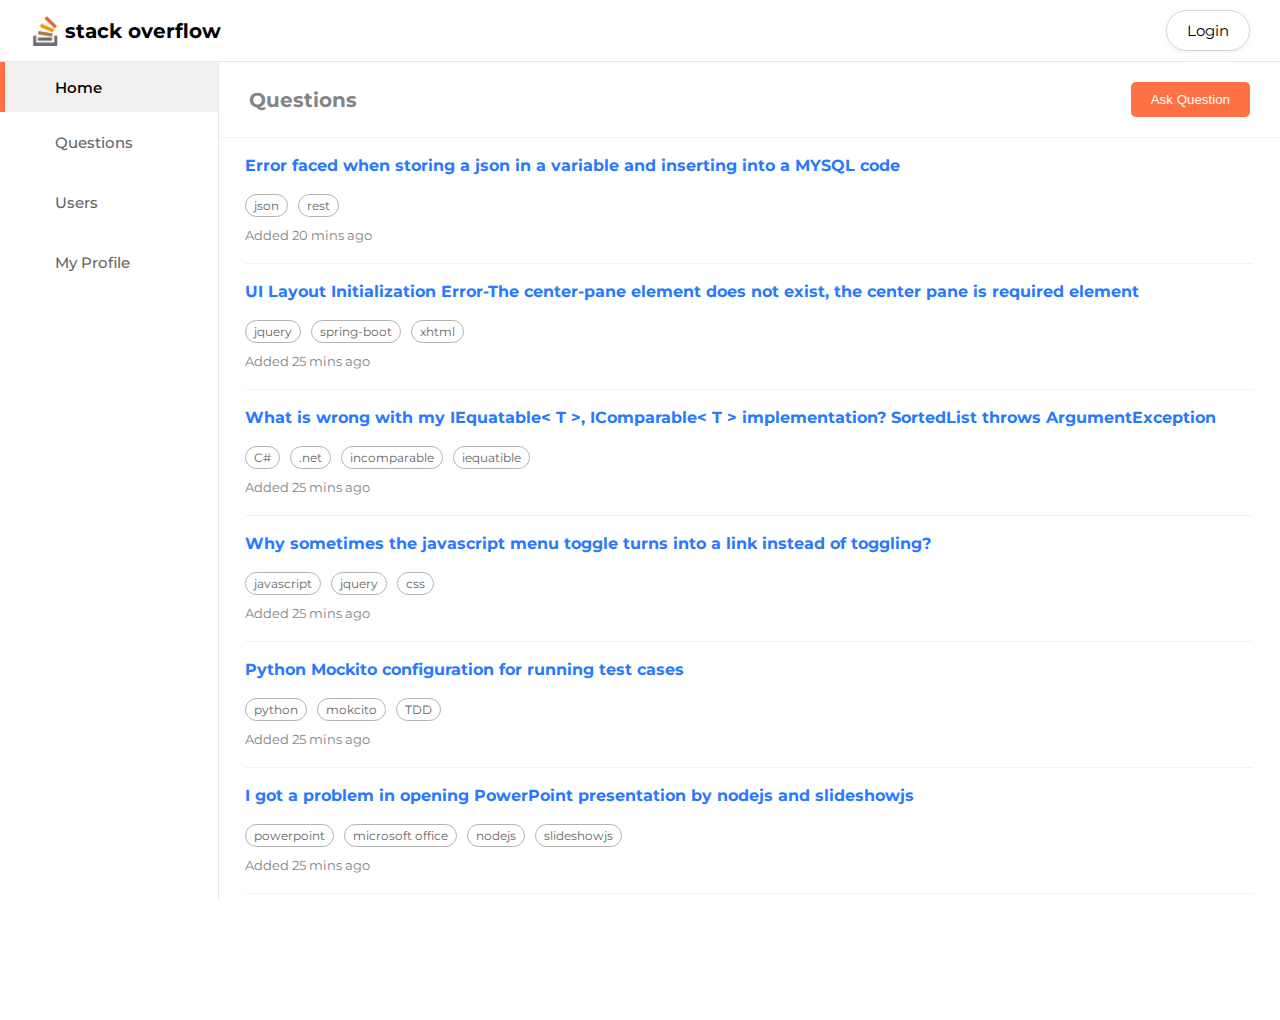
<file: UI/index.html>
<!DOCTYPE html>
    <head>
        <meta charset="utf-8">
        <meta http-equiv="X-UA-Compatible" content="IE=edge">
        <title>Stack Overflow Lite</title>
        <link rel="icon" type="image/png" href="images/logo.png" sizes="196x196">
        <meta name="viewport" content="width=device-width, initial-scale=1">

        <link rel="stylesheet" href="css/main.css">
        <link href="https://fonts.googleapis.com/css?family=Montserrat" rel="stylesheet">
        <link rel="stylesheet" href="https://use.fontawesome.com/releases/v5.5.0/css/all.css" integrity="sha384-B4dIYHKNBt8Bc12p+WXckhzcICo0wtJAoU8YZTY5qE0Id1GSseTk6S+L3BlXeVIU" crossorigin="anonymous">
        <script src="js/main.js"></script>
    </head>

    <body>
        <div class="parent-dashboard flex flex-column fh fw">
            <div class="modal" id="modal">
                <div class="post-question-dialog flex flex-column">
                    <span class="title">Ask Question</span>

                    <hr>

                    <div class="grid fw">
                        <span>Title</span>
                        <textarea name="title" id="title-input" rows="1" placeholder="Title"></textarea>
                    </div>

                    <div class="grid fw">
                        <span>Description</span>
                        <textarea name="title" id="description-input" rows="8" placeholder="Description"></textarea>
                    </div>

                    <div class="grid fw">
                        <span>Tags</span>
                        <textarea name="title" id="title-input" rows="1" placeholder="Tags e.g. python, html"></textarea>
                    </div>

                    <div class="modal-actions flex flex-row">
                        <button id="dialog-cancel" class="box">Cancel</button>
                        <button id="dialog-submit" class="box">Post Question</button>
                    </div>

                </div>
            </div>

            <div class="navbar fw box flex">
                <a class="nav-logo flex" href="#"> 
                    <img src="images/logo.png" alt="logo"> 
                    <span>Stack Overflow</span>
                </a>

                <a class="navbar-login" href="login.html">Login</a>
            </div>

           <div class="dashboard-container fw flex flex-row">
                <div class="side-nav fh">
                    <ul class="grid box">
                        <li class="side-nav-item nav-item-active" id="home-nav" onclick="toggleDashboard(this.id)">
                            <i class="fas fa-home"></i>
                            <span>Home</span>
                        </li>
    
                        <li class="side-nav-item" id="qs-nav" onclick="toggleDashboard(this.id)">
                            <i class="fas fa-question-circle"></i>
                            <span>Questions</span>
                        </li>
    
                        <li class="side-nav-item">
                            <i class="fas fa-user"></i>
                            <span>Users</span>
                        </li>
    
                        <li class="side-nav-item">
                            <i class="fas fa-user-circle"></i>
                            <span>My Profile</span>
                        </li>
                    </ul>
                </div>

                <div class="dashboard box flex flex-column" id="home-dashboard">
                    <div class="questions-bar flex flex-row fw box">
                        <span id="questions-title">Questions</span>
                        <button class="box question-button" onclick="showAskQuestionDialog()">Ask Question</button>
                    </div>

                    <div class="questions-container flex flex-column">
                        <div class="question-row">
                            <div class="question-details flex flex-column">
                                <p class="question-title" onclick="showAnswers()">Error faced when storing a json in a variable and inserting into a MYSQL code</p>
    
                                <div class="question-tags flex flex-row">
                                    <div class="question-tags flex flex-row">
                                        <span class="tag">json</span>
                                        <span class="tag">rest</span>
                                    </div>
                                </div>
    
                                <span class="question-time">Added 20 mins ago</span>
                            </div>
    
                        </div>

                        <div class="question-row">
                            <div class="question-details flex flex-column">
                                <p class="question-title" onclick="showAnswers()">UI Layout Initialization Error-The center-pane element does not exist, the center pane is required element</p>
    
                                <div class="question-tags flex flex-row">
                                    <span class="tag">jquery</span>
                                    <span class="tag">spring-boot</span>
                                    <span class="tag">xhtml</span>
                                </div>
    
                                <span class="question-time">Added 25 mins ago</span>
                            </div>
    
                            <div class="question-stats">
                                
                            </div>
                        </div>

                        <div class="question-row">
                            <div class="question-details flex flex-column">
                                <p class="question-title" onclick="showAnswers()">What is wrong with my IEquatable< T >, IComparable< T > implementation? SortedList throws ArgumentException</p>
    
                                <div class="question-tags flex flex-row">
                                    <span class="tag">C#</span>
                                    <span class="tag">.net</span>
                                    <span class="tag">incomparable</span>
                                    <span class="tag">iequatible</span>
                                </div>
    
                                <span class="question-time">Added 25 mins ago</span>
                            </div>
    
                            <div class="question-stats">
                                
                            </div>
                        </div>

                        <div class="question-row">
                            <div class="question-details flex flex-column">
                                <p class="question-title" onclick="showAnswers()">Why sometimes the javascript menu toggle turns into a link instead of toggling?</p>
    
                                <div class="question-tags flex flex-row">
                                    <span class="tag">javascript</span>
                                    <span class="tag">jquery</span>
                                    <span class="tag">css</span>
                                </div>
    
                                <span class="question-time">Added 25 mins ago</span>
                            </div>
    
                            <div class="question-stats">
                                
                            </div>
                        </div>

                        <div class="question-row">
                            <div class="question-details flex flex-column">
                                <p class="question-title" onclick="showAnswers()">Python Mockito configuration for running test cases</p>
    
                                <div class="question-tags flex flex-row">
                                    <span class="tag">python</span>
                                    <span class="tag">mokcito</span>
                                    <span class="tag">TDD</span>
                                </div>
    
                                <span class="question-time">Added 25 mins ago</span>
                            </div>
    
                            <div class="question-stats">
                                
                            </div>
                        </div>

                        <div class="question-row">
                            <div class="question-details flex flex-column">
                                <p class="question-title" onclick="showAnswers()">I got a problem in opening PowerPoint presentation by nodejs and slideshowjs</p>
    
                                <div class="question-tags flex flex-row">
                                    <span class="tag">powerpoint</span>
                                    <span class="tag">microsoft office</span>
                                    <span class="tag">nodejs</span>
                                    <span class="tag">slideshowjs</span>
                                </div>
    
                                <span class="question-time">Added 25 mins ago</span>
                            </div>
    
                            <div class="question-stats">
                                
                            </div>
                        </div>

                        <div class="question-row">
                            <div class="question-details flex flex-column">
                                <p class="question-title" onclick="showAnswers()">C# array of base class containing inherited classes, accessing non-inherited fields</p>
    
                                <div class="question-tags flex flex-row">
                                    <span class="tag">arrays</span>
                                    <span class="tag">class</span>
                                    <span class="tag">inheritance</span>
                                    <span class="tag">C#</span>
                                    <span class="tag">abstract class</span>
                                </div>
    
                                <span class="question-time">Added 25 mins ago</span>
                            </div>
    
                            <div class="question-stats">
                                
                            </div>
                        </div>
                    </div>
                </div>

                <div class="dashboard box none flex-column" id="questions-dashboard">
                    <div class="all-questions-bar flex flex-column fw box">
                        <div class="flex flex-row fw box" style="align-items:center">
                            <span id="questions-title">All Questions</span>
                            <button class="box question-button" onclick="showAskQuestionDialog()">Ask Question</button>
                        </div>

                        <div class="all-questions-toggle flex flex-row">
                            <span class="box all-questions-toggle-active">Newest</span>
                            <span class="box">Most views</span>
                            <span class="box">Unanswered</span>
                            <span class="box">Featured</span>
                            <span class="box">Week</span>
                            <span class="box">Month</span>
                        </div>
                    </div>
                    
                    <div class="questions-container flex flex-column">
                        <div class="question-row">
                            <div class="question-details flex flex-column">
                                <p class="question-title" onclick="showAnswers()">Error faced when storing a json in a variable and inserting into a MYSQL code</p>
    
                                <div class="question-tags flex flex-row">
                                    <div class="question-tags flex flex-row">
                                        <span class="tag">json</span>
                                        <span class="tag">rest</span>
                                    </div>
                                </div>
    
                                <span class="question-time">Added 20 mins ago</span>
                            </div>
    
                        </div>

                        <div class="question-row">
                            <div class="question-details flex flex-column">
                                <p class="question-title" onclick="showAnswers()">UI Layout Initialization Error-The center-pane element does not exist, the center pane is required element</p>
    
                                <div class="question-tags flex flex-row">
                                    <span class="tag">jquery</span>
                                    <span class="tag">spring-boot</span>
                                    <span class="tag">xhtml</span>
                                </div>
    
                                <span class="question-time">Added 25 mins ago</span>
                            </div>
    
                            <div class="question-stats">
                                
                            </div>
                        </div>

                        <div class="question-row">
                            <div class="question-details flex flex-column">
                                <p class="question-title" onclick="showAnswers()">What is wrong with my IEquatable< T >, IComparable< T > implementation? SortedList throws ArgumentException</p>
    
                                <div class="question-tags flex flex-row">
                                    <span class="tag">C#</span>
                                    <span class="tag">.net</span>
                                    <span class="tag">incomparable</span>
                                    <span class="tag">iequatible</span>
                                </div>
    
                                <span class="question-time">Added 25 mins ago</span>
                            </div>
    
                            <div class="question-stats">
                                
                            </div>
                        </div>

                        <div class="question-row">
                            <div class="question-details flex flex-column">
                                <p class="question-title" onclick="showAnswers()">Why sometimes the javascript menu toggle turns into a link instead of toggling?</p>
    
                                <div class="question-tags flex flex-row">
                                    <span class="tag">javascript</span>
                                    <span class="tag">jquery</span>
                                    <span class="tag">css</span>
                                </div>
    
                                <span class="question-time">Added 25 mins ago</span>
                            </div>
    
                            <div class="question-stats">
                                
                            </div>
                        </div>

                        <div class="question-row">
                            <div class="question-details flex flex-column">
                                <p class="question-title" onclick="showAnswers()">Python Mockito configuration for running test cases</p>
    
                                <div class="question-tags flex flex-row">
                                    <span class="tag">python</span>
                                    <span class="tag">mokcito</span>
                                    <span class="tag">TDD</span>
                                </div>
    
                                <span class="question-time">Added 25 mins ago</span>
                            </div>
    
                            <div class="question-stats">
                                
                            </div>
                        </div>

                        <div class="question-row">
                            <div class="question-details flex flex-column">
                                <p class="question-title" onclick="showAnswers()">I got a problem in opening PowerPoint presentation by nodejs and slideshowjs</p>
    
                                <div class="question-tags flex flex-row">
                                    <span class="tag">powerpoint</span>
                                    <span class="tag">microsoft office</span>
                                    <span class="tag">nodejs</span>
                                    <span class="tag">slideshowjs</span>
                                </div>
    
                                <span class="question-time">Added 25 mins ago</span>
                            </div>
    
                            <div class="question-stats">
                                
                            </div>
                        </div>

                        <div class="question-row">
                            <div class="question-details flex flex-column">
                                <p class="question-title" onclick="showAnswers()">C# array of base class containing inherited classes, accessing non-inherited fields</p>
    
                                <div class="question-tags flex flex-row">
                                    <span class="tag">arrays</span>
                                    <span class="tag">class</span>
                                    <span class="tag">inheritance</span>
                                    <span class="tag">C#</span>
                                    <span class="tag">abstract class</span>
                                </div>
    
                                <span class="question-time">Added 25 mins ago</span>
                            </div>
    
                            <div class="question-stats">
                                
                            </div>
                        </div>
                    </div>
                </div>
           </div>
            
        </div>

    </body>
</html>
</file>
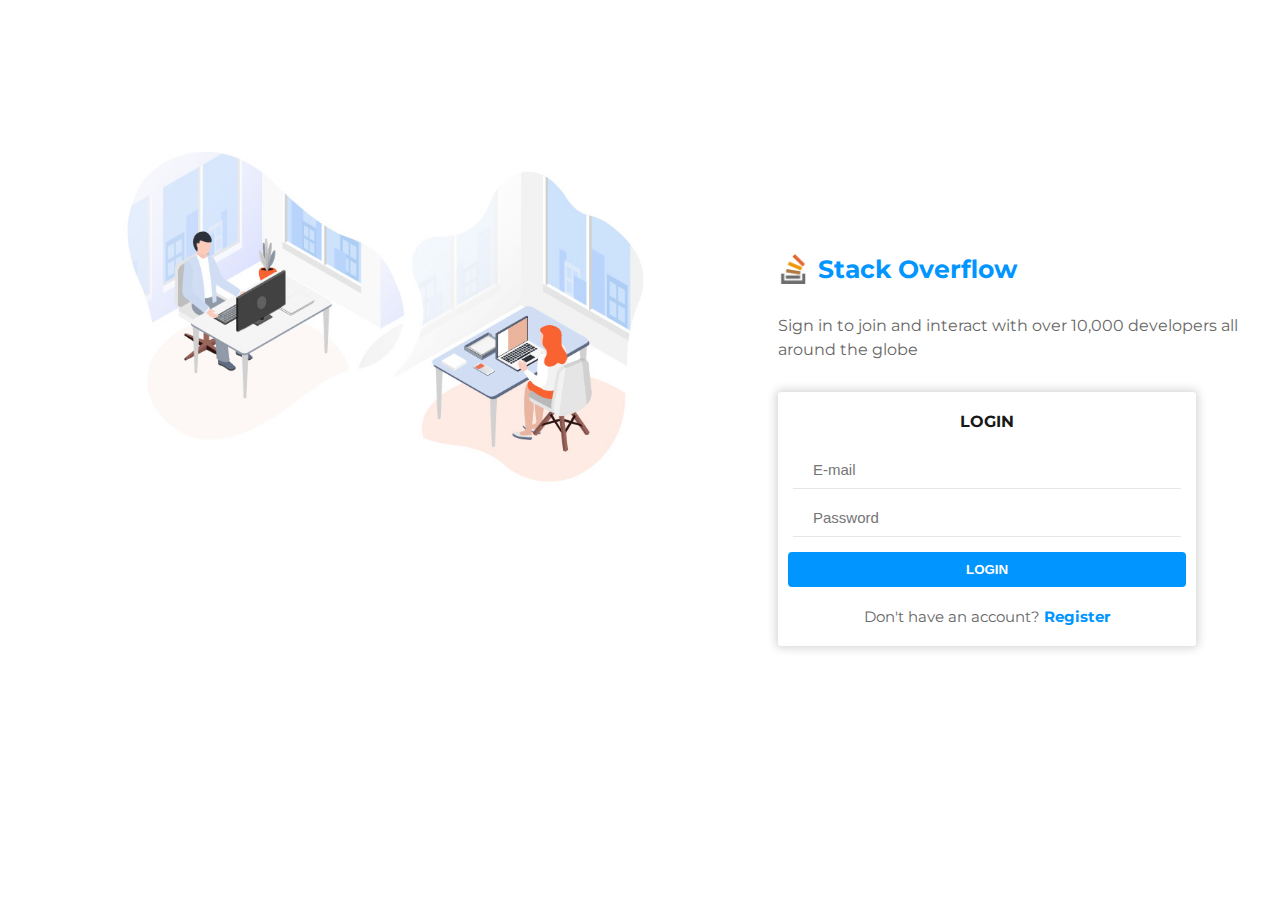
<file: UI/login.html>
<!DOCTYPE html>
    <head>
        <meta charset="utf-8">
        <meta http-equiv="X-UA-Compatible" content="IE=edge">
        <title>Stack Overflow Lite</title>
        <link rel="icon" type="image/png" href="images/logo.png" sizes="196x196">
        <meta name="viewport" content="width=device-width, initial-scale=1">
        
        <link rel="stylesheet" href="css/main.css">
        <link href="https://fonts.googleapis.com/css?family=Montserrat" rel="stylesheet">
        <link rel="stylesheet" href="https://use.fontawesome.com/releases/v5.5.0/css/all.css" integrity="sha384-B4dIYHKNBt8Bc12p+WXckhzcICo0wtJAoU8YZTY5qE0Id1GSseTk6S+L3BlXeVIU" crossorigin="anonymous">
        <script src="js/main.js"></script>
    </head>

    <body>
        <div class="landing-page">

            <div id="register-illustration">
                <img src="images/login.jpg" alt="Teamwork">
            </div>

            <div class="landing-details">
                <div class="landing-details-logo"> 
                    <img src="images/logo.png" alt="logo"> 
                    <span>Stack Overflow</span>
                </div>
    
                <p>
                    Sign in to join and interact with over 10,000 developers all around the globe
                </p>
    
                <div class="landing-card">
                    <span class="details-form-title" onclick="login()">LOGIN</span>

                    <form action="index.html">
                        <div class="details-form">
                            <div class="form-input">
                                <i class="fas fa-envelope"></i>
                                <input type="text" name="email" placeholder="E-mail">
                            </div>
        
                            <div class="form-input">
                                <i class="fas fa-lock"></i>
                                <input type="text" name="password" placeholder="Password">
                            </div>

                            <button type="submit">LOGIN</button>
                        </div>
                    </form>

                    <span class="details-form-account">Don't have an account? <a href="register.html">Register</a> </span>
                </div>
    
            </div>
        </div>
    </body>
</html>
</file>
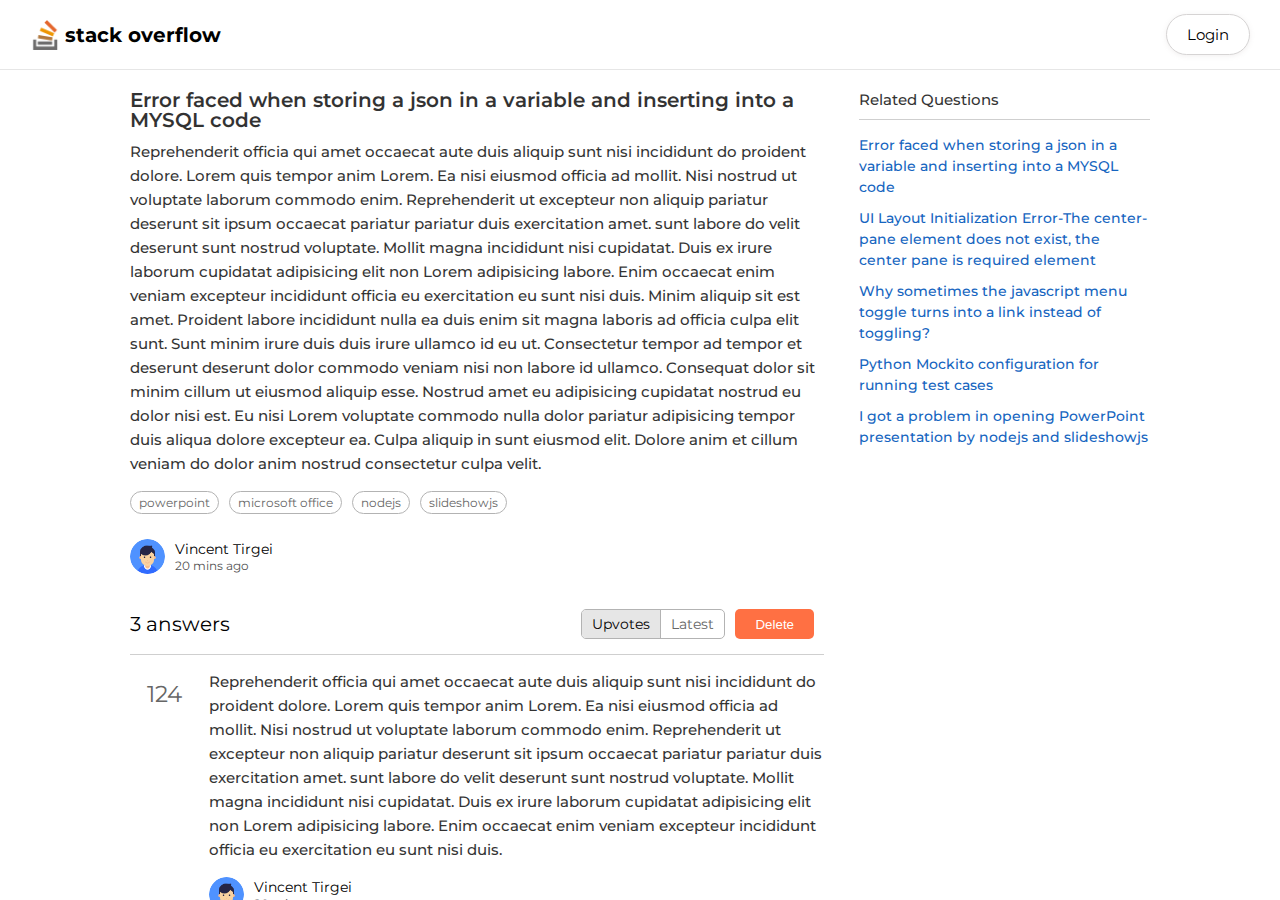
<file: UI/question.html>
<!DOCTYPE html>
    <head>
        <meta charset="utf-8">
        <meta http-equiv="X-UA-Compatible" content="IE=edge">
        <title>Stack Overflow Lite</title>
        <link rel="icon" type="image/png" href="images/logo.png" sizes="196x196">
        <meta name="viewport" content="width=device-width, initial-scale=1">

        <link rel="stylesheet" href="css/main.css">
        <link href="https://fonts.googleapis.com/css?family=Montserrat" rel="stylesheet">
        <link rel="stylesheet" href="https://use.fontawesome.com/releases/v5.5.0/css/all.css" integrity="sha384-B4dIYHKNBt8Bc12p+WXckhzcICo0wtJAoU8YZTY5qE0Id1GSseTk6S+L3BlXeVIU" crossorigin="anonymous">
        <script src="js/main.js"></script>
    </head>

    <body>
        <div class="modal" id="modal">
            <div class="confirm-dialog flex flex-column box">
                <span id="title">Delete Question</span>

                <!-- <hr class="answers-separator"> -->

                <p>Are you sure you want to delete this question?</p>

                <!-- <hr class="answers-separator"> -->

                <div class="flex fw flex-row">
                    <button class="box" id="cancel">Cancel</button>
                    <button class="box" id="delete">Delete</button>
                </div>
            </div>
        </div>

        <div class="container">
            <div class="navbar fw box flex">
                <a class="nav-logo flex" href="index.html"> 
                    <img src="images/logo.png" alt="logo"> 
                    <span>Stack Overflow</span>
                </a>

                <a class="navbar-login" href="login.html">Login</a>
            </div>

            <div class="answers-container flex flex-row box fw">
              
                <div id="answers" class="flex flex-column box">
                    <p id="question-title" class="fw">Error faced when storing a json in a variable and inserting into a MYSQL code</p>

                    <p id="question-description" class="fw">
                        Reprehenderit officia qui amet occaecat aute duis aliquip sunt nisi incididunt do proident dolore. Lorem quis tempor anim Lorem. Ea nisi eiusmod officia ad mollit. Nisi nostrud ut voluptate laborum commodo enim. Reprehenderit ut excepteur non aliquip pariatur deserunt sit ipsum occaecat pariatur pariatur duis exercitation amet.

                        sunt labore do velit deserunt sunt nostrud voluptate. Mollit magna incididunt nisi cupidatat. Duis ex irure laborum cupidatat adipisicing elit non Lorem adipisicing labore. Enim occaecat enim veniam excepteur incididunt officia eu exercitation eu sunt nisi duis.

                        Minim aliquip sit est amet. Proident labore incididunt nulla ea duis enim sit magna laboris ad officia culpa elit sunt. Sunt minim irure duis duis irure ullamco id eu ut. Consectetur tempor ad tempor et deserunt deserunt dolor commodo veniam nisi non labore id ullamco.

                        Consequat dolor sit minim cillum ut eiusmod aliquip esse. Nostrud amet eu adipisicing cupidatat nostrud eu dolor nisi est. Eu nisi Lorem voluptate commodo nulla dolor pariatur adipisicing tempor duis aliqua dolore excepteur ea. Culpa aliquip in sunt eiusmod elit. Dolore anim et cillum veniam do dolor anim nostrud consectetur culpa velit.
                    </p>

                    <div class="question-tags flex flex-row">
                        <span class="tag">powerpoint</span>
                        <span class="tag">microsoft office</span>
                        <span class="tag">nodejs</span>
                        <span class="tag">slideshowjs</span>
                    </div>

                    <div class="user-details box flex flex-row">
                        <img src="images/user.png" alt="user avatar">

                        <div class="flex flex-column">
                            <span id="name">Vincent Tirgei</span>
                            <span id="time">20 mins ago</span>
                        </div>
                    </div>
                    
                    <div class="flex flex-row fw" id="question-actions">
                        <span id="answers-count">3 answers</span>

                        <div class="all-questions-toggle flex flex-row">
                            <span class="box all-questions-toggle-active">Upvotes</span>
                            <span class="box">Latest</span>
                        </div>

                        <button class="question-button" onclick="confirmDeleteQuestion()">Delete</button>
                    </div>

                    <hr class="answers-separator">

                    <div id="answers-list" class="flex flex-column fw">
                        <div class="answer fw flex flex-row">
                            <div class="answer-status flex flex-column box">
                                <ul class="flex flex-column fw">
                                    <li>
                                        <i class="fas fa-caret-up"></i>
                                    </li>

                                    <li>
                                        <span>124</span>
                                    </li>

                                    <li>
                                        <i class="fas fa-caret-down"></i>
                                    </li>
                                </ul>

                                <i class="answer-accepted fas fa-check"></i>
                            </div>
                    
                            <div class="answer-details flex flex-column box">
                                <p id="question-description" class="fw">
                                    Reprehenderit officia qui amet occaecat aute duis aliquip sunt nisi incididunt do proident dolore. Lorem quis tempor anim Lorem. Ea nisi eiusmod officia ad mollit. Nisi nostrud ut voluptate laborum commodo enim. Reprehenderit ut excepteur non aliquip pariatur deserunt sit ipsum occaecat pariatur pariatur duis exercitation amet.
            
                                    sunt labore do velit deserunt sunt nostrud voluptate. Mollit magna incididunt nisi cupidatat. Duis ex irure laborum cupidatat adipisicing elit non Lorem adipisicing labore. Enim occaecat enim veniam excepteur incididunt officia eu exercitation eu sunt nisi duis.
                                </p>
                                <div class="user-details box flex flex-row">
                                    <img src="images/user.png" alt="user avatar">
            
                                    <div class="flex flex-column">
                                        <span id="name">Vincent Tirgei</span>
                                        <span id="time">20 mins ago</span>
                                    </div>
                                </div>
                            </div>

                        </div>

                        <div class="answer fw flex flex-row">
                            <div class="answer-status flex flex-column box">
                                <ul class="flex flex-column fw">
                                    <li>
                                        <i class="fas fa-caret-up"></i>
                                    </li>

                                    <li>
                                        <span>1</span>
                                    </li>

                                    <li>
                                        <i class="fas fa-caret-down"></i>
                                    </li>
                                </ul>

                                <i class="accept-answer fas fa-check"></i>
                            </div>
                    
                            <div class="answer-details flex flex-column box">
                                <p id="question-description" class="fw">
                                    Reprehenderit officia qui amet occaecat aute duis aliquip sunt nisi incididunt do proident dolore. Lorem quis tempor anim Lorem. Ea nisi eiusmod officia ad mollit. Nisi nostrud ut voluptate laborum commodo enim. Reprehenderit ut excepteur non aliquip pariatur deserunt sit ipsum occaecat pariatur pariatur duis exercitation amet.
            
                                    sunt labore do velit deserunt sunt nostrud voluptate. Mollit magna incididunt nisi cupidatat. Duis ex irure laborum cupidatat adipisicing elit non Lorem adipisicing labore. Enim occaecat enim veniam excepteur incididunt officia eu exercitation eu sunt nisi duis.
                                </p>
                                <div class="user-details box flex flex-row">
                                    <img src="images/user.png" alt="user avatar">
            
                                    <div class="flex flex-column">
                                        <span id="name">Vincent Tirgei</span>
                                        <span id="time">20 mins ago</span>
                                    </div>
                                </div>
                            </div>

                        </div>

                        <div class="answer fw flex flex-row">
                            <div class="answer-status flex flex-column box">
                                <ul class="flex flex-column fw">
                                    <li>
                                        <i class="fas fa-caret-up"></i>
                                    </li>

                                    <li>
                                        <span>2</span>
                                    </li>

                                    <li>
                                        <i class="fas fa-caret-down"></i>
                                    </li>
                                </ul>

                                <i class="answer-not-accepted fas fa-check"></i>
                            </div>
                    
                            <div class="answer-details flex flex-column box">
                                <p id="question-description" class="fw">
                                    Reprehenderit officia qui amet occaecat aute duis aliquip sunt nisi incididunt do proident dolore. Lorem quis tempor anim Lorem. Ea nisi eiusmod officia ad mollit. Nisi nostrud ut voluptate laborum commodo enim. Reprehenderit ut excepteur non aliquip pariatur deserunt sit ipsum occaecat pariatur pariatur duis exercitation amet.
            
                                    sunt labore do velit deserunt sunt nostrud voluptate. Mollit magna incididunt nisi cupidatat. Duis ex irure laborum cupidatat adipisicing elit non Lorem adipisicing labore. Enim occaecat enim veniam excepteur incididunt officia eu exercitation eu sunt nisi duis.
                                </p>
                                <div class="user-details box flex flex-row">
                                    <img src="images/user.png" alt="user avatar">
            
                                    <div class="flex flex-column">
                                        <span id="name">Vincent Tirgei</span>
                                        <span id="time">20 mins ago</span>
                                    </div>
                                </div>
                            </div>

                        </div>

                    </div>

                    <hr class="answers-separator">

                    <span id="post-answer-title">Your answer</span>

                    <textarea name="answer" id="answer" rows="12" class="fw box"></textarea>

                    <button class="box" id="post-answer">Post Answer</button>
                </div>

                <div id="suggestions" class="box flex flex-column">
                    <span>Related Questions</span>

                    <hr class="fw">

                    <div class="flex flex-column">
                        <p class="question-title" onclick="showAnswers()">Error faced when storing a json in a variable and inserting into a MYSQL code</p>

                        <p class="question-title" onclick="showAnswers()">UI Layout Initialization Error-The center-pane element does not exist, the center pane is required element</p>

                        <p class="question-title" onclick="showAnswers()">Why sometimes the javascript menu toggle turns into a link instead of toggling?</p>

                        <p class="question-title" onclick="showAnswers()">Python Mockito configuration for running test cases</p>

                        <p class="question-title" onclick="showAnswers()">I got a problem in opening PowerPoint presentation by nodejs and slideshowjs</p>
                    </div>
                </div>

            </div>
        </div>
    </body>
</html>
</file>
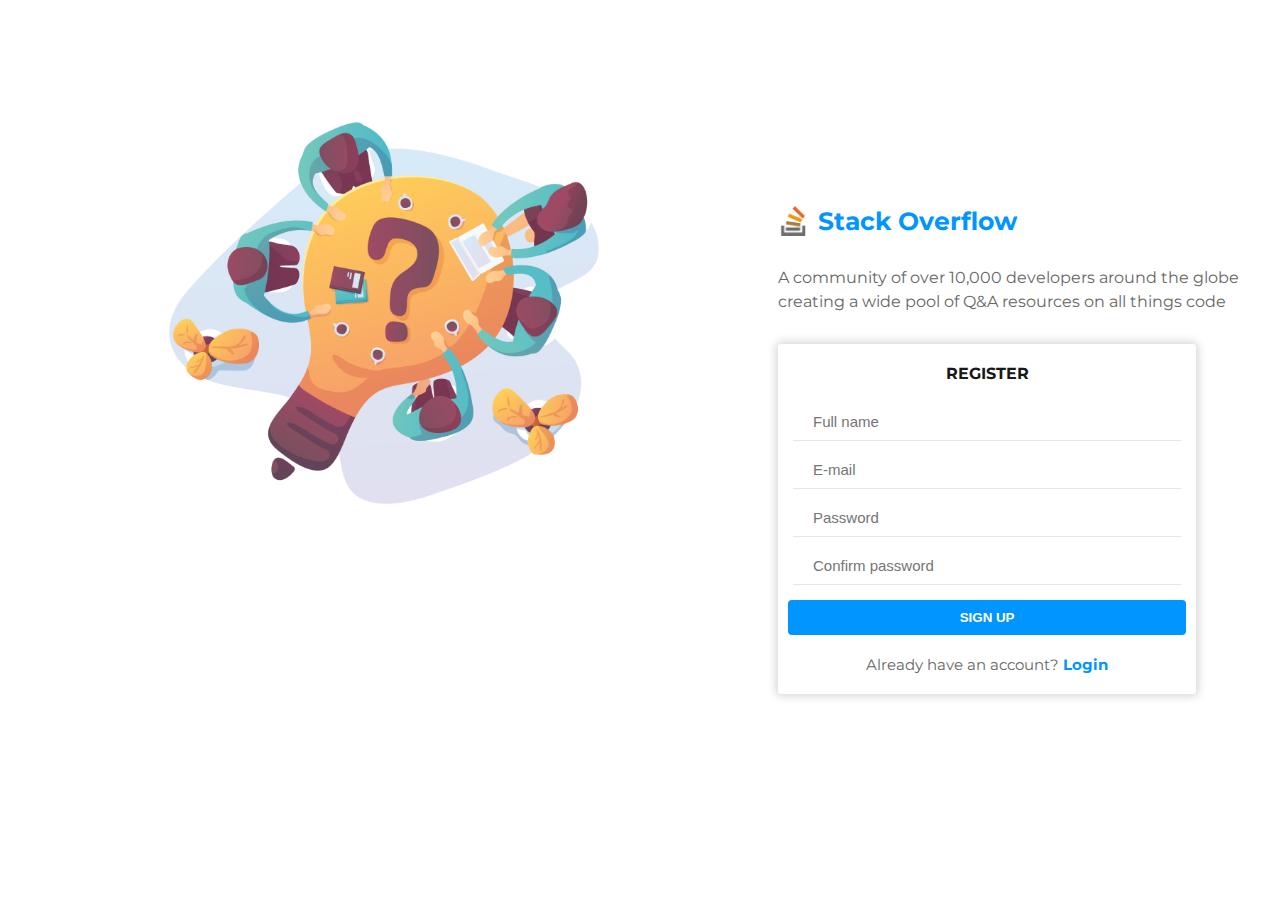
<file: UI/register.html>
<!DOCTYPE html>
    <head>
        <meta charset="utf-8">
        <meta http-equiv="X-UA-Compatible" content="IE=edge">
        <title>Stack Overflow Lite</title>
        <link rel="icon" type="image/png" href="images/logo.png" sizes="196x196">
        <meta name="viewport" content="width=device-width, initial-scale=1">
        
        <link rel="stylesheet" href="css/main.css">
        <link href="https://fonts.googleapis.com/css?family=Montserrat" rel="stylesheet">
        <link rel="stylesheet" href="https://use.fontawesome.com/releases/v5.5.0/css/all.css" integrity="sha384-B4dIYHKNBt8Bc12p+WXckhzcICo0wtJAoU8YZTY5qE0Id1GSseTk6S+L3BlXeVIU" crossorigin="anonymous">
    </head>

    <body>
        <div class="landing-page">

            <div id="register-illustration">
                <img src="images/register.jpg" alt="Teamwork">
            </div>

            <div class="landing-details">
                <div class="landing-details-logo"> 
                    <img src="images/logo.png" alt="logo"> 
                    <span>Stack Overflow</span>
                </div>
    
                <p>
                    A community of over 10,000 developers around the globe creating a wide pool of Q&A resources on all things code
                </p>
    
                <div class="landing-card">
                    <span class="details-form-title">REGISTER</span>

                    <form action="">
                        <div class="details-form">
                            <div class="form-input">
                                <i class="fas fa-user"></i>
                                <input type="text" name="name" placeholder="Full name">
                            </div>
        
                            <div class="form-input">
                                <i class="fas fa-envelope"></i>
                                <input type="text" name="email" placeholder="E-mail">
                            </div>
        
                            <div class="form-input">
                                <i class="fas fa-lock"></i>
                                <input type="text" name="password" placeholder="Password">
                            </div>
        
                            <div class="form-input">
                                <i class="fas fa-lock"></i>
                                <input type="text" name="confirm-password" placeholder="Confirm password">
                            </div>
        
                            <button type="submit">SIGN UP</button>
                        </div>
                    </form>

                    <span class="details-form-account">Already have an account? <a href="login.html">Login</a> </span>
                </div>
    
            </div>
        </div>
    </body>
</html>
</file>
<file: UI/css/main.css>
html {
    margin: 0;
    padding: 0;
    height: 100%;
    overflow: hidden;
}

body {
    margin: 0;
    padding: 0;
    height: 100%;
    overflow: hidden;
    font-family: 'Montserrat', sans-serif;
    position: relative;
}

/* .card {
    background: white;
    box-shadow: 2px 2px 2px 0 rgba(0, 0, 0, 0.171);
    border-radius: 3px;
} */

.flex {
    display: flex;
}

.none {
    display: none;
}

.grid {
    display: grid;
}

.flex-row {
    flex-direction: row;
}

.flex-column {
    flex-direction: column;
}

.fh {
    height: 100%;
}

.fw {
    width: 100%;
}

.box {
    box-sizing: border-box;
}

.landing-page {
    height: 100vh;
    width: 100%;
    display: flex;
    flex-direction: row;
}

#register-illustration {
    height: 100%;
    flex: 60%;
    padding: 100px;
    box-sizing: border-box;
}

#register-illustration img {
    width: 100%;
    margin: auto;
}

.landing-details {
    flex: 40%;
    height: 100%;
    padding: 10px;
    display: flex;
    flex-direction: column;
    justify-content: center;
    /* background-color: #f1f1f1; */
    box-sizing: border-box;
    overflow: hidden;
}

.landing-details-logo {
    display: flex;
    flex-direction: row;
    align-items: center;
    height: fit-content;
}

.landing-details-logo img {
    width: 30px;
    height: 30px;
}

.landing-details-logo span {
    height: fit-content;
    line-height: 0.5em;
    flex: 1;
    margin-left: 10px;
    font-size: 25px;
    font-weight: bold;
    color: #0095ff
}

.landing-details p {
    color: #666666;
    line-height: 1.5em;
    margin: 30px 20px 30px 0;
}

.details-form {
    width: 100%;
    display: grid;
}

.details-form-title {
    font-weight: bold;
    margin: 0 auto 15px auto;
    text-transform: capitalize;
    opacity: 0.9;
}

.form-input {
    padding: 5px;
    margin: 5px;
    box-sizing: border-box;
    display: flex;
    align-items: center;
    color: #666666;
    border-bottom: 1px solid #e6e6e6;
}

.form-input i {
    font-size: 20px;
    opacity: 0.8;
}

.form-input input {
    padding: 5px;
    font-size: 15px;
    margin-left: 10px;
    background: none;
    border: none;
    flex: 1;
}

.form-input input:focus{
    outline: none;
}

.form-input:last-child {
    border-bottom: none;
}

.landing-card {
    width: 85%;
    padding: 20px 10px;
    box-sizing: border-box;
    display: grid;
    background: white;
    box-shadow: 0 0 10px 2px rgba(0, 0, 0, 0.171);
    border-radius: 3px;
}

.details-form button {
    margin-top: 10px;
    padding: 10px;
    box-sizing: border-box;
    color: white;
    background: #0095ff;
    border: none;
    border-radius: 0.25rem;
    font-weight: bold;
}

.details-form button:hover {
    opacity: 0.9;
}

.details-form-account {
    margin-top: 20px;
    margin-right: auto;
    margin-left: auto;
    font-size: 15px;
    color: #666666;
}

.details-form-account a {
    text-decoration: none;
    color: #0095ff;
    font-weight: bold;
}

.navbar {
    height: 70px;
    padding: 10px;
    align-items: center;
    border-bottom: 1px solid #e6e6e6;
    background-color: white;
    /* box-shadow: 5px 0 5px 2px rgba(0, 0, 0, 0.144); */
}

.nav-logo {
    align-items: center;
    text-decoration: none;
    flex: 1;
    margin-left: 20px;
}

.nav-logo img {
    height: 30px;
    width: 30px;
}

.nav-logo span {
    margin-left: 5px;
    font-size: 20px;
    color: black;
    font-weight: bold;
    text-transform: lowercase;
}

.navbar-login {
    border-width: 1px;
    border-style: solid;
    border-color: rgb(214, 212, 212);
    border-image: initial;
    border-radius: 50px;
    margin-right: 20px;
    padding: 10px 20px;
    background: white;
    font-weight: 400;
    font-size: 15px;
    color: black;
    text-decoration: none;
    box-shadow: rgba(165, 147, 147, 0) 0px 3px 1px -2px, rgba(181, 168, 168, 0) 0px 2px 2px 0px, rgba(162, 150, 150, 0.15) 0px 1px 5px 0px;
}

.dashboard-container {
    flex: 1;
}

.side-nav {
    width: 17%;
    border-right: 1px solid #e6e6e6;
    /* box-shadow: 0 8px 5px 3px rgba(0, 0, 0, 0.144); */
}

.side-nav ul {
    list-style: none;
    width: 100%;
    margin: 0;
    padding: 0;
}

.side-nav-item {
    width: 100%;
    height: 50px;
    margin: 5px 0;
    padding: 10px;
    box-sizing: border-box;
    display: flex;
    flex-direction: row;
    align-items: center;
    color: #666666;
    font-weight: 500;
    border-left: 5px solid white;
}

.side-nav ul > li:first-child {
    margin: 0;
}

.side-nav-item i {
    font-size: 20px;
    width: 30px;
    opacity: 0.6;
}

.side-nav-item span {
    text-transform: capitalize;
    margin-left: 10px;
    font-size: 15px;
    flex: 1;
}

.side-nav-item:hover:not(.nav-item-active) {
    background-color: rgb(244, 247, 249);
}

.side-nav-item:hover {
    cursor: pointer;
}

.nav-item-active {
    color: black;
    border-left: 5px solid #ff7043;
    background-color: #f1f1f1;
    font-weight: 550;
}

.nav-item-active > i {
    color: black;
    opacity: 1;
}

.dashboard {
    flex: 1;
    height: 100%;
    width: 100%;
    overflow-y: auto;
}

.questions-bar {
    padding: 20px 30px;
    align-items: center;
    height: fit-content;
    border-bottom: 1px solid #f2f2f2;
}

.all-questions-bar {
    padding: 20px 30px; 
    height: fit-content;
    /* width: fit-content; */
    border-bottom: 1px solid #f2f2f2;
}

.all-questions-toggle {
    border: 1px solid #b3b3b3;
    border-radius: 5px;
    width: fit-content;
    color: #666666;
    font-size: 14px;
    margin-top: 15px;
    overflow: hidden;
}

.all-questions-toggle span {
    padding: 5px 10px;
    border-right: 1px solid #b3b3b3;
    margin: 0;
}

.all-questions-toggle > span:last-child {
    border-right: none;
}

.all-questions-toggle span:hover:not(.all-questions-toggle-active) {
    background-color: #f1f1f1;
}

.all-questions-toggle-active {
    background-color: #e6e6e6;
    color: black;
}

#questions-title {
    font-size: 20px;
    opacity: 0.8;
    color: #666666;
    font-weight: bold;
    flex: 1;
}

.question-button {
    background-color: #ff7043;
    padding: 10px 20px;
    border-radius: 5px;
    color: white;
    border: none;
    height: fit-content;
}

.question-button:hover {
    background-color: #f4511e;
    cursor: pointer;
}

.questions-container {
    flex: 1;
    /* background: maroon; */
}

.question-row {
    width: 95%;
    height: fit-content;
    align-items: center;
    margin: 0 auto;
    padding-bottom: 20px;
    box-sizing: border-box;
    border-bottom: 1px solid #f1f1f1;
    /* display: flex; */
    flex-direction: row;
    /* background-color: pink; */
}

.question-details {
    flex: 1;
}

.question-title {
    color: #2979ff;
    font-weight: bold;
    font-size: 16px;
    line-height: 1.5em;
    height: fit-content;
}

.question-title:hover {
    color: #64b5f6;
    cursor: pointer;
}

.tag {
    font-size: 12px;
    color: #666666;
    border: 1px solid #b3b3b3;
    margin: 0 5px;
    padding: 3px 8px;
    border-radius: 50px;
}

.tag:first-child {
    margin-left: 0;
}

.question-time {
    font-size: 13px;
    color: #666666;
    opacity: 0.8;
    margin-top: 10px;
}


.question-stats {
    align-items: center;
    height: fit-content;
    width: 25%;
    background: rebeccapurple;
    justify-content: center;
}

.stat {
    height: fit-content;
    margin: 0 10px;
    background: red;
    align-items: center;
}

.stat h3 {
    background: green;
    margin: 0;
}

.stat span {
    background: blue;
    margin-top: 10px;
}

.modal {
    display: none;
    position: fixed;
    z-index: 99;
    padding-top: 50px;
    left: 0;
    right: 0;
    width: 100%;
    height: 100%;
    overflow: auto;
    background-color: rgb(0,0,0);
    background-color: rgba(0, 0, 0, 0.466);
}

.post-question-dialog {
    background-color: white;
    border-radius: 5px;
    padding: 20px;
    box-sizing: border-box;
    border: 1px solid #888;
    width: 60%;
    margin:  0 auto;
    justify-content: center;
    align-items: center;
    position: relative;
}

.post-question-dialog .title {
    font-weight: bold;
    opacity: 0.8;
}

.post-question-dialog hr {
    height: 0;
    width: 100%;
    border-width: 1px 0 0;
    border-color: gainsboro;
    opacity: 0.6;
    margin: 20px 0;
}

.post-question-dialog div span {
    font-weight: bold;
    opacity: 0.8;
}

.post-question-dialog div textarea {
    width: 100%;
    padding: 10px;
    font-size: 15px;
    line-height: 1.3em;
    box-sizing: border-box;
    border-radius: 0.25rem;
    margin: 10px 0 20px 0;
    color: #495057;
    resize: vertical;
}

.post-question-dialog div textarea::placeholder {
    opacity: 0.7;
}

    /* .modal-actions {
        justify-self: right;
    } */

.modal-actions button {
    margin: 0 10px;
}

#dialog-cancel {
    border: none;
    background: none;
    font-size: 15px;
    opacity: 0.7;
    padding: 10px;
    cursor: pointer;
}

#dialog-submit {
    padding: 10px 20px;
    background-color: #0095ff;
    border: none;
    border-radius: 0.25rem;
    cursor: pointer;
    color: white;
}

#dialog-submit:hover {
    opacity: 0.8;
}

#title-input {
    resize: none;
}

.container {
    width: 100%;
    height: 100%;
    overflow: auto;
}

.container .navbar {
    position: fixed;
    top: 0;
    z-index: 1;
}

.answers-container {
    margin-top: 70px;
    padding: 20px 130px;
    height: fit-content;
    min-height: 100%;
    flex: 1;
    overflow: auto;
}

#answers {
    width: 70%;
    padding-right: 20px;
}

#answers #question-title {
    font-size: 20px;
    font-weight: 600;
    line-height: 1em;
    opacity: 0.8;
    margin: 0 0 10px 0;
}

#question-description {
    font-size: 15px;
    line-height: 1.6em;
    font-weight: 500;
    opacity: 0.8;
    margin: 0;
    margin-bottom: 15px;
}

.user-details {
    margin: 15px 0;
    align-self: flex-start;
    padding: 10px 0;
    align-items: center;
}

.user-details img {
    width: 35px;
    height: 35px;
    border-radius: 50%;
}

.user-details div {
    margin-left: 10px;
}

.user-details #name {
    font-size: 14px;
}

.user-details #time {
    font-size: 12px;
    opacity: 0.7;
}

#answers-count {
    font-size: 20px;
    flex: 1;
    margin: 0;
}

#question-actions {
    margin-top: 10px;
    align-items: center;
    align-content: center;
}

#question-actions .all-questions-toggle {
    margin-top: 0;
}

.answers-separator {
    height: 0;
    width: 100%;
    border-width: 1px 0 0;
    border-color: #b3b3b3;
    opacity: 0.3;
    margin: 15px 0;
}

#answers-list {
    height: fit-content;
}

#answers-list .answer:first-child {
    margin-top: 0px;
}

.answer {
    margin: 15px 0; 
}

.answer-status {
    width: 10%;
    height: fit-content;
    padding: 10px;
    align-items: center;
}

.answer-status ul {
    margin: 0;
    padding: 0;
    list-style: none;
}

.answer-status ul li {
    align-self: center;
}

.answer-status ul li i {
    font-size: 47px;
    color: #666666;
    opacity: 0.8;
}

.answer-status ul li i:hover {
    cursor: pointer;
}

.answer-status ul li:first-child > i:hover {
    color: #43a047;
}

.answer-status ul li:last-child > i:hover {
    color: red;
}

.answer-status ul li span {
    font-size: 23px;
    color: #666666;
}

.answer-accepted {
    margin-top: 15px;
    font-size: 27px;
    color: #43a047;
}

.answer-not-accepted {
    display: none;
    color: white;
}

.accept-answer {
    margin-top: 15px;
    font-size: 27px;
    color: #b3b3b3;
    cursor: pointer;
}

.answer-details {
    width: 90%;
    padding-left: 10px;
    padding-bottom: 25px;
    height: fit-content;
    border-bottom: 1px solid rgb(179,179,179, 0.4);
}

#answers-list .answer:last-child > .answer-details {
    border-bottom: none;
    padding-bottom: 0;
}

.answer-details .user-details {
    margin: 0;
    padding: 0;
}

#answers-list .answers-separator {
    width: 90%;
    align-self: flex-end;
    opacity: 0.2;
}

#question-actions .question-button {
    padding: 7.5px 20px;
    margin: 0 10px;
}

#suggestions {
    width: 30%;
    padding-left: 15px;
}

#suggestions span {
    height: fit-content;
    width: fit-content;
    opacity: 0.8;
    font-size: 15px;
    font-weight: 500;
    margin: 0;
}

#suggestions hr {
    height: 0;
    width: 100%;
    border-width: 1px 0 0;
    border-color: #b3b3b3;
    opacity: 0.3;
    margin: 10px 0;
}

#suggestions .question-title {
    font-size: 14px;
    font-weight: 500;
    color: #1565c0;
    margin: 5px 0;
}

.confirm-dialog {
    width: 40%;
    margin: auto;
    background: white;
    padding-top: 20px;
    align-items: center;
    border-radius: 5px;
    overflow: hidden;
}

.confirm-dialog #title {
    font-weight: bold;
    opacity: 0.8;
    margin-bottom: 10px;
}

.confirm-dialog div {
    margin-top: 10px;
}

.confirm-dialog div button {
    flex: 1;
    padding: 0;
    margin: 0;
    border: none;
    font-size: 15px;
    padding: 15px 0;
    background: transparent;
    cursor: pointer;

}

.confirm-dialog div button:hover {
    background-color: #f1f1f1;
}

.confirm-dialog div > button:last-child {
    color: #f4511e;
    font-weight: bold;
}

#post-answer-title {
    font-size: 20px;
    margin: 0;
}

#answer {
    margin: 15px 0;
    resize: vertical;
    min-height: 150px;
    padding: 10px;
    font-size: 15px;
    line-height: 1.5em;
}

#post-answer {
    width: fit-content;
    padding: 10px 50px;
    background-color: #0095ff;
    border: none;
    border-radius: 0.25rem;
    cursor: pointer;
    color: white;
    margin-bottom: 50px;
    font-size: 15px;
}

#post-answer:hover {
    opacity: 0.8;
}
</file>
